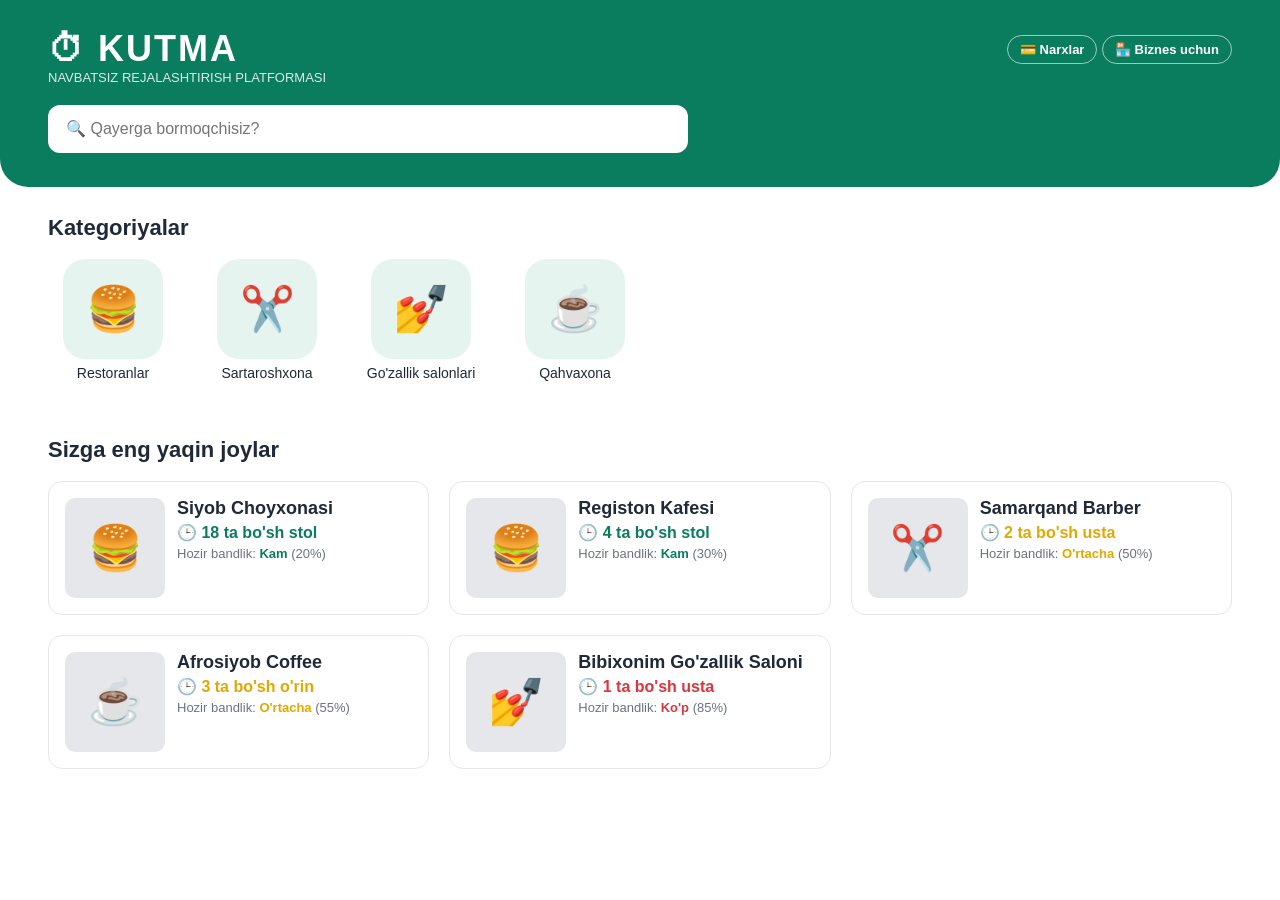
<file: index.html>
<!DOCTYPE html>
<html lang="uz">
<head>
  <meta charset="UTF-8">
  <meta name="viewport" content="width=device-width, initial-scale=1.0">
  <title>KUTMA — Navbatsiz rejalashtirish platformasi</title>
  <link rel="stylesheet" href="style.css">
</head>
<body>
  <div class="ilova">
    <header class="sarlavha">
      <div class="sarlavha-qator">
        <div class="logo">⏱ KUTMA</div>
        <div>
          <a class="biznes-havola" href="pricing.html">💳 Narxlar</a>
          <a class="biznes-havola" href="admin.html">🏪 Biznes uchun</a>
        </div>
      </div>
      <div class="logo-izoh">NAVBATSIZ REJALASHTIRISH PLATFORMASI</div>
      <input id="qidiruv" class="qidiruv" type="text" placeholder="🔍 Qayerga bormoqchisiz?">
    </header>

    <section class="bolim">
      <h2>Kategoriyalar</h2>
      <div id="kategoriyalar" class="kategoriyalar"></div>
    </section>

    <section class="bolim">
      <h2>Sizga eng yaqin joylar</h2>
      <div id="joylar"></div>
    </section>
  </div>

  <script src="data.js"></script>
  <script src="app.js"></script>
</body>
</html>
</file>
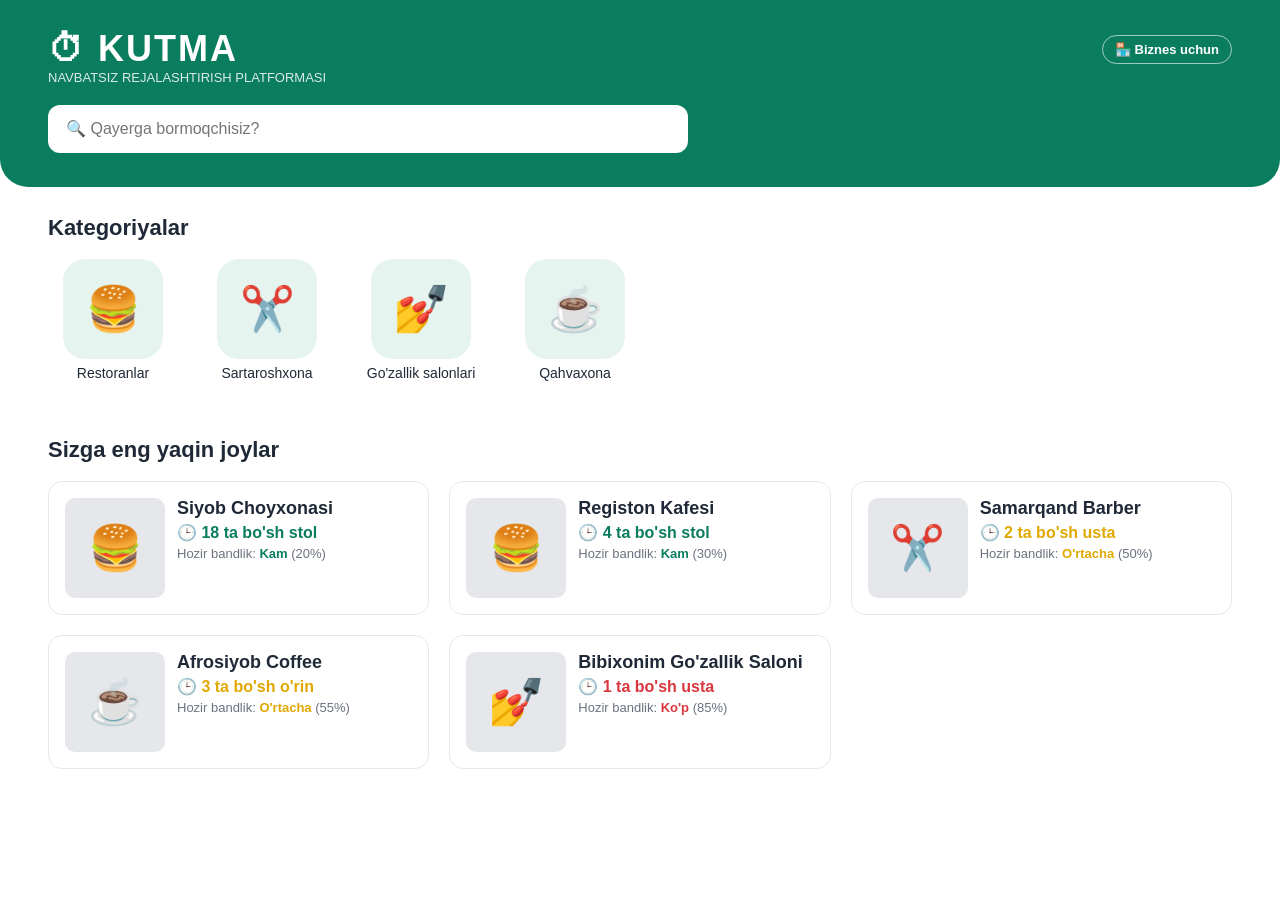
<file: index (1).html>
<!DOCTYPE html>
<html lang="uz">
<head>
  <meta charset="UTF-8">
  <meta name="viewport" content="width=device-width, initial-scale=1.0">
  <title>KUTMA — Navbatsiz rejalashtirish platformasi</title>
  <link rel="stylesheet" href="style.css">
</head>
<body>
  <div class="ilova">
    <header class="sarlavha">
      <div class="sarlavha-qator">
        <div class="logo">⏱ KUTMA</div>
        <a class="biznes-havola" href="admin.html">🏪 Biznes uchun</a>
      </div>
      <div class="logo-izoh">NAVBATSIZ REJALASHTIRISH PLATFORMASI</div>
      <input id="qidiruv" class="qidiruv" type="text" placeholder="🔍 Qayerga bormoqchisiz?">
    </header>

    <section class="bolim">
      <h2>Kategoriyalar</h2>
      <div id="kategoriyalar" class="kategoriyalar"></div>
    </section>

    <section class="bolim">
      <h2>Sizga eng yaqin joylar</h2>
      <div id="joylar"></div>
    </section>
  </div>

  <script src="data.js"></script>
  <script src="app.js"></script>
</body>
</html>
</file>
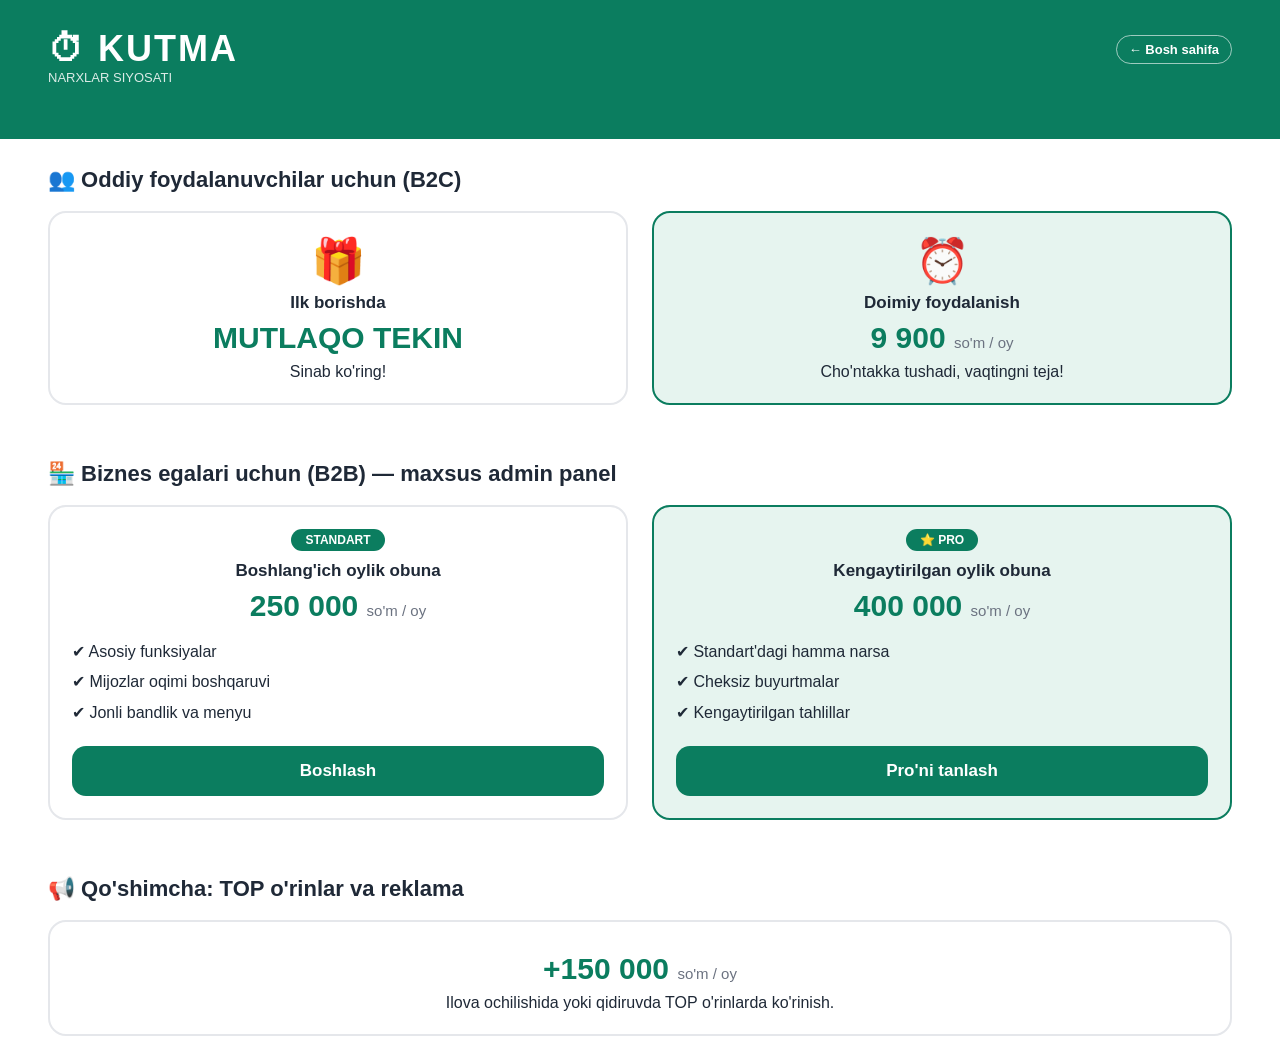
<file: pricing.html>
<!DOCTYPE html>
<html lang="uz">
<head>
  <meta charset="UTF-8">
  <meta name="viewport" content="width=device-width, initial-scale=1.0">
  <title>Narxlar — KUTMA</title>
  <link rel="stylesheet" href="style.css">
</head>
<body>
  <div class="admin">
    <header class="sarlavha">
      <div class="sarlavha-qator">
        <div class="logo">⏱ KUTMA</div>
        <a class="biznes-havola" href="index.html">← Bosh sahifa</a>
      </div>
      <div class="logo-izoh">NARXLAR SIYOSATI</div>
    </header>

    <section class="bolim">
      <h2>👥 Oddiy foydalanuvchilar uchun (B2C)</h2>
      <div class="narx-grid">
        <div class="narx-karta">
          <div class="narx-belgi">🎁</div>
          <h3>Ilk borishda</h3>
          <div class="narx">MUTLAQO TEKIN</div>
          <p class="izoh">Sinab ko'ring!</p>
        </div>
        <div class="narx-karta asosiy">
          <div class="narx-belgi">⏰</div>
          <h3>Doimiy foydalanish</h3>
          <div class="narx">9 900 <span>so'm / oy</span></div>
          <p class="izoh">Cho'ntakka tushadi, vaqtingni teja!</p>
        </div>
      </div>
    </section>

    <section class="bolim">
      <h2>🏪 Biznes egalari uchun (B2B) — maxsus admin panel</h2>
      <div class="narx-grid">
        <div class="narx-karta">
          <div class="belgi-yozuv">STANDART</div>
          <h3>Boshlang'ich oylik obuna</h3>
          <div class="narx">250 000 <span>so'm / oy</span></div>
          <ul>
            <li>✔ Asosiy funksiyalar</li>
            <li>✔ Mijozlar oqimi boshqaruvi</li>
            <li>✔ Jonli bandlik va menyu</li>
          </ul>
          <a class="tugma" href="admin.html">Boshlash</a>
        </div>
        <div class="narx-karta asosiy">
          <div class="belgi-yozuv">⭐ PRO</div>
          <h3>Kengaytirilgan oylik obuna</h3>
          <div class="narx">400 000 <span>so'm / oy</span></div>
          <ul>
            <li>✔ Standart'dagi hamma narsa</li>
            <li>✔ Cheksiz buyurtmalar</li>
            <li>✔ Kengaytirilgan tahlillar</li>
          </ul>
          <a class="tugma" href="admin.html">Pro'ni tanlash</a>
        </div>
      </div>
    </section>

    <section class="bolim">
      <h2>📢 Qo'shimcha: TOP o'rinlar va reklama</h2>
      <div class="narx-karta" style="max-width:none">
        <div class="narx">+150 000 <span>so'm / oy</span></div>
        <p class="izoh">Ilova ochilishida yoki qidiruvda TOP o'rinlarda ko'rinish.</p>
      </div>
    </section>
  </div>
</body>
</html>
</file>
<file: style.css>
:root {
  --yashil: #0b7d5f;
  --yashil-toq: #075e47;
  --yashil-och: #e6f4ef;
  --sariq: #e0a800;
  --qizil: #d9363e;
  --kulrang: #6b7280;
  --fon: #f3f7f5;
}

* { box-sizing: border-box; margin: 0; padding: 0; }

body {
  font-family: "Segoe UI", Roboto, Arial, sans-serif;
  background: var(--fon);
  color: #1f2937;
}

.ilova {
  max-width: 480px;
  margin: 0 auto;
  min-height: 100vh;
  background: #fff;
  padding-bottom: 90px;
}

/* Sarlavha */
.sarlavha {
  background: var(--yashil);
  color: #fff;
  padding: 18px 16px 20px;
  border-radius: 0 0 20px 20px;
}
.logo { font-size: 26px; font-weight: 800; letter-spacing: 2px; }
.logo-izoh { font-size: 11px; opacity: .85; margin-bottom: 14px; }

.qidiruv {
  width: 100%;
  padding: 12px 14px;
  border: none;
  border-radius: 12px;
  font-size: 15px;
  outline: none;
}

/* Bo'limlar */
.bolim { padding: 16px; }
.bolim h2 { font-size: 17px; margin-bottom: 12px; }

/* Kategoriyalar */
.kategoriyalar { display: flex; gap: 10px; overflow-x: auto; }
.kategoriya {
  flex: 0 0 80px;
  text-align: center;
  cursor: pointer;
  font-size: 11px;
}
.kategoriya .belgi {
  width: 64px; height: 64px;
  margin: 0 auto 6px;
  display: flex; align-items: center; justify-content: center;
  font-size: 30px;
  background: var(--yashil-och);
  border-radius: 16px;
  border: 2px solid transparent;
}
.kategoriya.faol .belgi { border-color: var(--yashil); }

/* Joy kartochkasi */
.karta {
  display: flex;
  gap: 12px;
  padding: 12px;
  margin-bottom: 12px;
  border: 1px solid #e5e7eb;
  border-radius: 14px;
  cursor: pointer;
  text-decoration: none;
  color: inherit;
  transition: .2s;
}
.karta:hover { border-color: var(--yashil); background: var(--yashil-och); }
.karta-rasm {
  width: 80px; height: 80px;
  border-radius: 10px;
  background: #e5e7eb;
  display: flex; align-items: center; justify-content: center;
  font-size: 34px;
  flex-shrink: 0;
}
.karta h3 { font-size: 16px; margin-bottom: 4px; }
.karta .bosh { font-weight: 600; margin-bottom: 4px; }
.karta .izoh { font-size: 13px; color: var(--kulrang); }

.kam { color: var(--yashil); }
.ortacha { color: var(--sariq); }
.kop { color: var(--qizil); }

/* Joy sahifasi */
.orqaga { color: #fff; text-decoration: none; font-size: 22px; }
.joy-rasm {
  height: 170px;
  background: #e5e7eb;
  display: flex; align-items: center; justify-content: center;
  font-size: 70px;
}
.blok {
  border: 1px solid #e5e7eb;
  border-radius: 14px;
  padding: 14px;
  margin-bottom: 14px;
}
.blok h3 { font-size: 16px; margin-bottom: 10px; display: flex; justify-content: space-between; }

.menyu-qator {
  display: flex; justify-content: space-between;
  padding: 10px 0;
  border-bottom: 1px solid #f0f0f0;
}
.menyu-qator:last-child { border-bottom: none; }
.holat-bor { color: var(--yashil); font-weight: 600; }
.holat-yoq { color: var(--qizil); font-weight: 600; }

.tugma {
  display: block;
  width: 100%;
  padding: 15px;
  background: var(--yashil);
  color: #fff;
  border: none;
  border-radius: 14px;
  font-size: 17px;
  font-weight: 700;
  text-align: center;
  text-decoration: none;
  cursor: pointer;
}
.tugma:hover { background: var(--yashil-toq); }
.tugma small { display: block; font-weight: 400; font-size: 12px; opacity: .85; }

.pastki {
  position: fixed;
  bottom: 0; left: 50%;
  transform: translateX(-50%);
  width: 100%; max-width: 480px;
  padding: 12px 16px;
  background: #fff;
  border-top: 1px solid #e5e7eb;
}

/* ===== Noutbuk va kompyuter uchun (ekran 900px dan keng) ===== */
@media (min-width: 900px) {
  body { background: var(--fon); }
  .ilova {
    max-width: 1280px;
    box-shadow: 0 0 30px rgba(0,0,0,.06);
  }

  .sarlavha {
    padding: 28px 48px 34px;
    border-radius: 0 0 28px 28px;
  }
  .logo { font-size: 36px; }
  .logo-izoh { font-size: 13px; margin-bottom: 20px; }
  .qidiruv { max-width: 640px; padding: 15px 18px; font-size: 16px; }
  .orqaga { font-size: 20px; }

  .bolim { padding: 28px 48px; }
  .bolim h2 { font-size: 22px; margin-bottom: 18px; }

  /* Kategoriyalar kattaroq */
  .kategoriyalar { gap: 24px; overflow: visible; }
  .kategoriya { flex: 0 0 130px; font-size: 14px; }
  .kategoriya .belgi { width: 100px; height: 100px; font-size: 44px; border-radius: 22px; }

  /* Joylar 3 ustunda */
  #joylar {
    display: grid;
    grid-template-columns: repeat(3, 1fr);
    gap: 20px;
  }
  .karta { margin-bottom: 0; padding: 16px; }
  .karta-rasm { width: 100px; height: 100px; font-size: 44px; }
  .karta h3 { font-size: 18px; }

  /* Joy sahifasi: grafik va menyu yonma-yon */
  .joy-rasm { height: 200px; font-size: 90px; }
  .bloklar {
    display: grid;
    grid-template-columns: 3fr 2fr;
    gap: 20px;
    align-items: start;
  }
  .blok { padding: 20px; }

  .pastki { max-width: 1280px; padding: 16px 48px; }
  .pastki .tugma { max-width: 420px; margin-left: auto; }
}

/* O'rta ekranlar (planshet) — 2 ustun */
@media (min-width: 900px) and (max-width: 1150px) {
  #joylar { grid-template-columns: repeat(2, 1fr); }
}

/* ===== Sarlavhadagi "Biznes uchun" havolasi ===== */
.sarlavha-qator { display: flex; justify-content: space-between; align-items: center; }
.biznes-havola {
  color: #fff; text-decoration: none; font-size: 13px; font-weight: 600;
  border: 1px solid rgba(255,255,255,.6); padding: 6px 12px; border-radius: 20px;
}
.biznes-havola:hover { background: rgba(255,255,255,.15); }

/* ===== ADMIN PANEL ===== */
.admin { max-width: 1280px; margin: 0 auto; min-height: 100vh; background: #fff; }
.admin .sarlavha { border-radius: 0; }
.admin-tanlov {
  padding: 10px 12px; border-radius: 10px; border: none;
  font-size: 15px; margin-top: 6px; min-width: 260px;
}
.statlar { display: grid; grid-template-columns: repeat(3, 1fr); gap: 14px; margin-bottom: 18px; }
.stat {
  background: var(--yashil-och); border-radius: 14px; padding: 16px;
}
.stat .raqam { font-size: 28px; font-weight: 800; color: var(--yashil); }
.stat .nomi { font-size: 13px; color: var(--kulrang); }

.hisoblagich { display: flex; align-items: center; gap: 16px; }
.hisoblagich button {
  width: 48px; height: 48px; border-radius: 12px; border: none;
  background: var(--yashil); color: #fff; font-size: 26px; cursor: pointer;
}
.hisoblagich button:hover { background: var(--yashil-toq); }
.hisoblagich .son { font-size: 32px; font-weight: 800; min-width: 110px; text-align: center; }

.almashtirgich {
  padding: 6px 14px; border-radius: 20px; border: none; cursor: pointer;
  font-weight: 600; font-size: 13px;
}
.almashtirgich.bor { background: var(--yashil-och); color: var(--yashil); }
.almashtirgich.yoq { background: #fdecec; color: var(--qizil); }

.xabar {
  position: fixed; bottom: 24px; left: 50%; transform: translateX(-50%);
  background: #1f2937; color: #fff; padding: 12px 20px; border-radius: 12px;
  opacity: 0; transition: .3s; pointer-events: none;
}
.xabar.korin { opacity: 1; }

@media (min-width: 900px) {
  .admin .bolim { padding: 28px 48px; }
  .admin-grid { display: grid; grid-template-columns: 1fr 1fr; gap: 20px; align-items: start; }
}
@media (max-width: 600px) {
  .statlar { grid-template-columns: 1fr 1fr 1fr; gap: 8px; }
  .stat .raqam { font-size: 20px; }
}

/* ===== NARXLAR SAHIFASI ===== */
.narx-grid { display: grid; grid-template-columns: 1fr; gap: 16px; }
.narx-karta {
  border: 2px solid #e5e7eb; border-radius: 18px; padding: 22px;
  text-align: center; background: #fff;
}
.narx-karta.asosiy { border-color: var(--yashil); background: var(--yashil-och); }
.narx-belgi { font-size: 44px; margin-bottom: 6px; }
.belgi-yozuv {
  display: inline-block; background: var(--yashil); color: #fff;
  padding: 4px 14px; border-radius: 20px; font-size: 12px; font-weight: 700; margin-bottom: 10px;
}
.narx-karta h3 { font-size: 17px; margin-bottom: 8px; }
.narx { font-size: 30px; font-weight: 800; color: var(--yashil); margin: 8px 0; }
.narx span { font-size: 15px; font-weight: 500; color: var(--kulrang); }
.narx-karta ul { list-style: none; text-align: left; margin: 14px 0 18px; line-height: 1.9; }
@media (min-width: 900px) {
  .narx-grid { grid-template-columns: 1fr 1fr; gap: 24px; }
}
</file>
